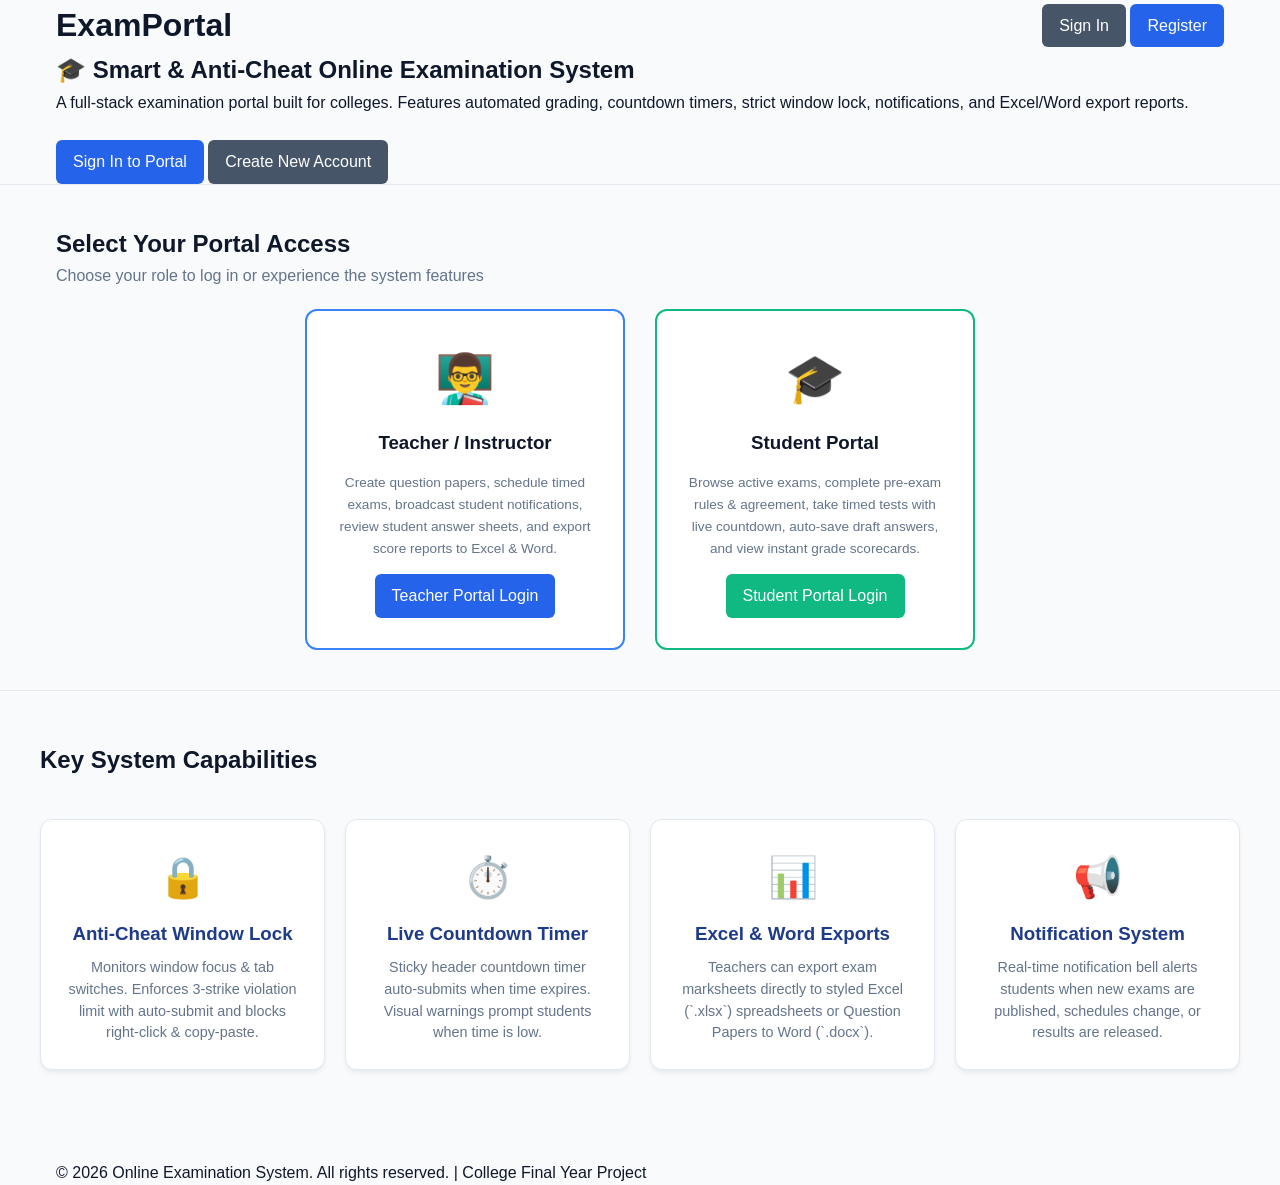
<file: index.html>
<!DOCTYPE html>
<html lang="en">
<head>
    <meta charset="UTF-8">
    <meta name="viewport" content="width=device-width, initial-scale=1.0">
    <title>Online Examination System - College Project</title>
    <link rel="stylesheet" href="css/style.css">
    <style>
        .features-grid {
            display: grid;
            grid-template-columns: repeat(auto-fit, minmax(250px, 1fr));
            gap: 20px;
            margin: 40px 0;
        }
        .feature-card {
            background: white;
            padding: 25px;
            border-radius: 12px;
            box-shadow: 0 4px 6px -1px rgba(0,0,0,0.05), 0 2px 4px -1px rgba(0,0,0,0.03);
            border: 1px solid #e2e8f0;
            text-align: center;
        }
        .feature-icon {
            font-size: 2.5rem;
            margin-bottom: 10px;
        }
        .feature-card h3 {
            color: #1e3a8a;
            margin-bottom: 8px;
        }
        .feature-card p {
            color: #64748b;
            font-size: 0.9rem;
            line-height: 1.5;
        }
        .role-section {
            background: #f8fafc;
            padding: 40px 0;
            border-top: 1px solid #e2e8f0;
            border-bottom: 1px solid #e2e8f0;
        }
        .role-cards {
            display: flex;
            gap: 30px;
            justify-content: center;
            flex-wrap: wrap;
            margin-top: 20px;
        }
        .role-card {
            background: white;
            border: 2px solid #cbd5e1;
            border-radius: 12px;
            padding: 30px;
            width: 320px;
            text-align: center;
            transition: all 0.3s;
        }
        .role-card:hover {
            border-color: #3b82f6;
            transform: translateY(-4px);
            box-shadow: 0 10px 15px -3px rgba(0,0,0,0.1);
        }
        .role-card.teacher {
            border-color: #3b82f6;
        }
        .role-card.student {
            border-color: #10b981;
        }
    </style>
</head>
<body>
    <header class="navbar">
        <div class="container" style="display: flex; justify-content: space-between; align-items: center;">
            <h1 class="logo">ExamPortal</h1>
            <nav>
                <a href="login.html" class="btn btn-secondary">Sign In</a>
                <a href="register.html" class="btn btn-primary">Register</a>
            </nav>
        </div>
    </header>

    <main class="hero">
        <div class="container">
            <h2>🎓 Smart & Anti-Cheat Online Examination System</h2>
            <p>A full-stack examination portal built for colleges. Features automated grading, countdown timers, strict window lock, notifications, and Excel/Word export reports.</p>
            <div class="hero-actions" style="margin-top: 25px;">
                <a href="login.html" class="btn btn-lg btn-primary">Sign In to Portal</a>
                <a href="register.html" class="btn btn-lg btn-secondary">Create New Account</a>
            </div>
        </div>
    </main>

    <section class="role-section">
        <div class="container text-center">
            <h2>Select Your Portal Access</h2>
            <p style="color: #64748b;">Choose your role to log in or experience the system features</p>
            
            <div class="role-cards">
                <div class="role-card teacher">
                    <div style="font-size: 3rem; margin-bottom: 10px;">👨‍🏫</div>
                    <h3>Teacher / Instructor</h3>
                    <p style="font-size: 0.85rem; color: #64748b; margin: 15px 0;">
                        Create question papers, schedule timed exams, broadcast student notifications, review student answer sheets, and export score reports to Excel & Word.
                    </p>
                    <a href="login.html" class="btn btn-primary btn-block">Teacher Portal Login</a>
                </div>

                <div class="role-card student">
                    <div style="font-size: 3rem; margin-bottom: 10px;">🎓</div>
                    <h3>Student Portal</h3>
                    <p style="font-size: 0.85rem; color: #64748b; margin: 15px 0;">
                        Browse active exams, complete pre-exam rules & agreement, take timed tests with live countdown, auto-save draft answers, and view instant grade scorecards.
                    </p>
                    <a href="login.html" class="btn btn-success btn-block" style="background-color: #10b981; color: white;">Student Portal Login</a>
                </div>
            </div>
        </div>
    </section>

    <div class="container" style="padding: 50px 0;">
        <h2 class="text-center" style="margin-bottom: 30px;">Key System Capabilities</h2>
        <div class="features-grid">
            <div class="feature-card">
                <div class="feature-icon">🔒</div>
                <h3>Anti-Cheat Window Lock</h3>
                <p>Monitors window focus & tab switches. Enforces 3-strike violation limit with auto-submit and blocks right-click & copy-paste.</p>
            </div>

            <div class="feature-card">
                <div class="feature-icon">⏱️</div>
                <h3>Live Countdown Timer</h3>
                <p>Sticky header countdown timer auto-submits when time expires. Visual warnings prompt students when time is low.</p>
            </div>

            <div class="feature-card">
                <div class="feature-icon">📊</div>
                <h3>Excel & Word Exports</h3>
                <p>Teachers can export exam marksheets directly to styled Excel (`.xlsx`) spreadsheets or Question Papers to Word (`.docx`).</p>
            </div>

            <div class="feature-card">
                <div class="feature-icon">📢</div>
                <h3>Notification System</h3>
                <p>Real-time notification bell alerts students when new exams are published, schedules change, or results are released.</p>
            </div>
        </div>
    </div>

    <footer class="footer">
        <div class="container">
            <p>&copy; 2026 Online Examination System. All rights reserved. | College Final Year Project</p>
        </div>
    </footer>
</body>
</html>
</file>
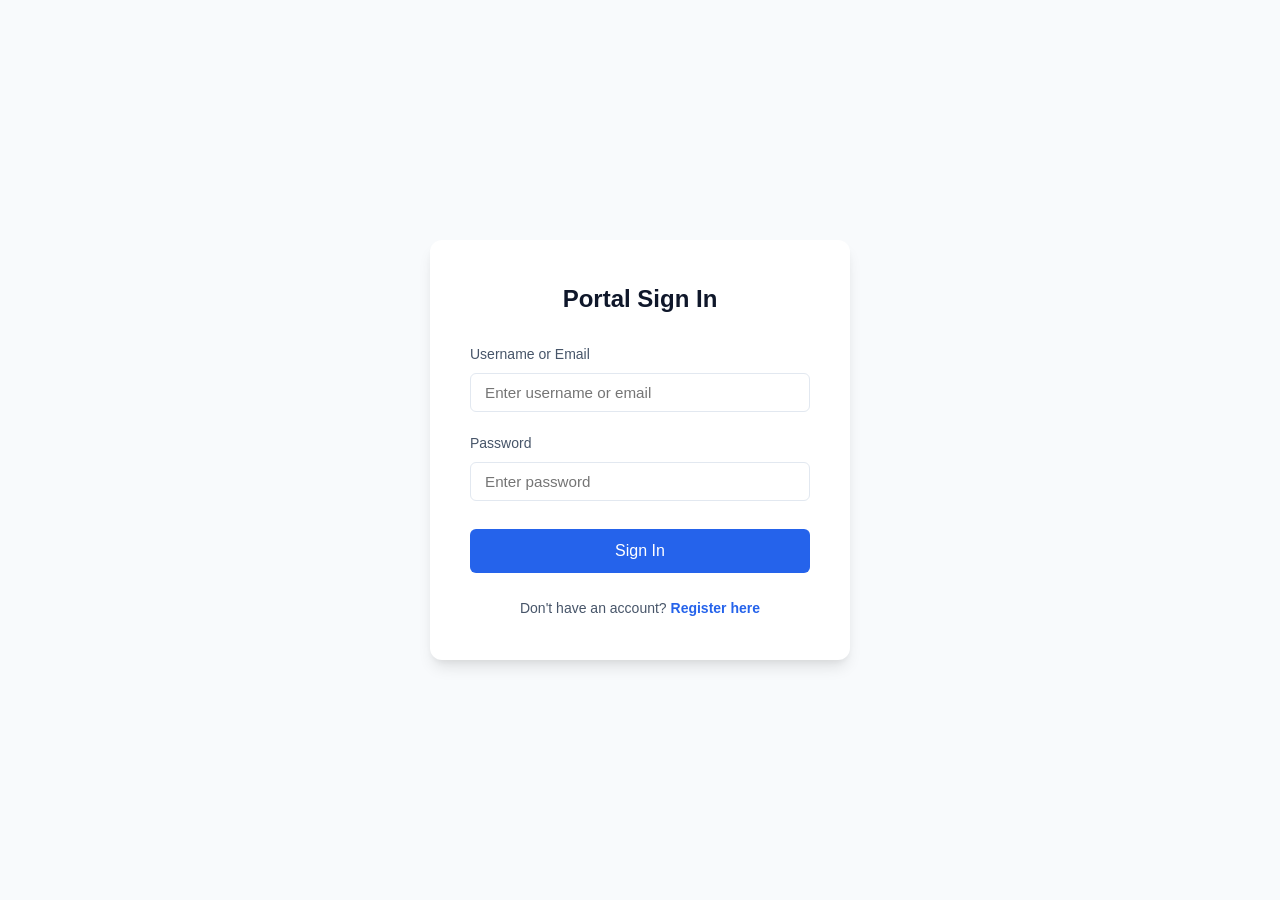
<file: login.html>
<!DOCTYPE html>
<html lang="en">
<head>
    <meta charset="UTF-8">
    <meta name="viewport" content="width=device-width, initial-scale=1.0">
    <title>Login - Online Examination System</title>
    <link rel="stylesheet" href="css/style.css">
    <link rel="stylesheet" href="css/auth.css">
</head>
<body>
    <div class="auth-container">
        <div class="auth-card">
            <h2>Portal Sign In</h2>
            <div id="alertBox" class="alert" style="display: none;"></div>
            <form id="loginForm">
                <div class="form-group">
                    <label for="username">Username or Email</label>
                    <input type="text" id="username" name="username" placeholder="Enter username or email" required>
                </div>
                <div class="form-group">
                    <label for="password">Password</label>
                    <input type="password" id="password" name="password" placeholder="Enter password" required>
                </div>
                <button type="submit" class="btn btn-primary btn-block">Sign In</button>
            </form>
            <p class="auth-footer">Don't have an account? <a href="register.html">Register here</a></p>
        </div>
    </div>
    <script src="js/api.js"></script>
    <script src="js/auth.js"></script>
</body>
</html>
</file>
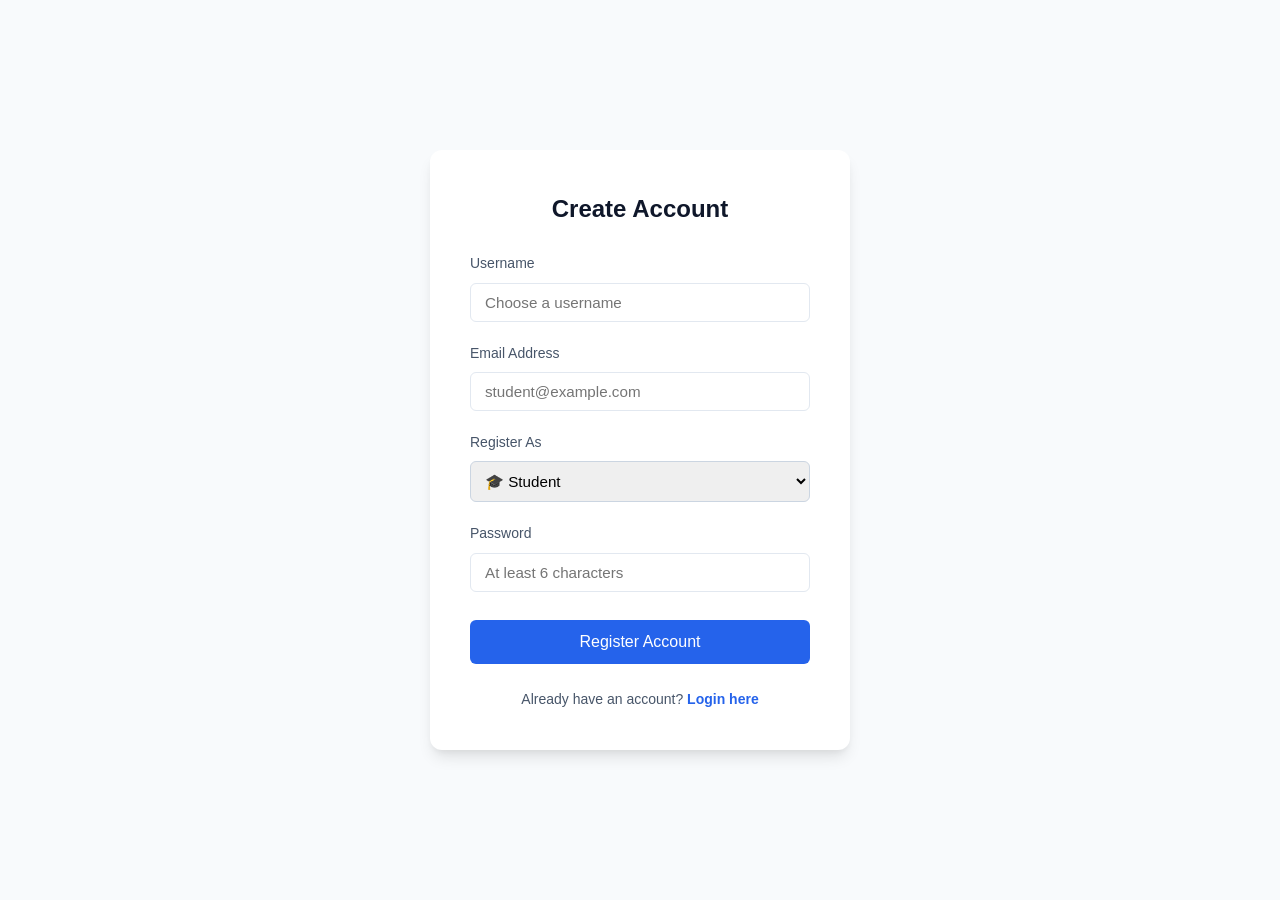
<file: register.html>
<!DOCTYPE html>
<html lang="en">
<head>
    <meta charset="UTF-8">
    <meta name="viewport" content="width=device-width, initial-scale=1.0">
    <title>Register - Online Examination System</title>
    <link rel="stylesheet" href="css/style.css">
    <link rel="stylesheet" href="css/auth.css">
</head>
<body>
    <div class="auth-container">
        <div class="auth-card">
            <h2>Create Account</h2>
            <div id="alertBox" class="alert" style="display: none;"></div>
            <form id="registerForm">
                <div class="form-group">
                    <label for="username">Username</label>
                    <input type="text" id="username" name="username" placeholder="Choose a username" required>
                </div>
                <div class="form-group">
                    <label for="email">Email Address</label>
                    <input type="email" id="email" name="email" placeholder="student@example.com" required>
                </div>
                <div class="form-group">
                    <label for="role">Register As</label>
                    <select id="role" name="role" style="width: 100%; padding: 10px; border: 1px solid #cbd5e1; border-radius: 6px; font-size: 0.95rem;">
                        <option value="student">🎓 Student</option>
                        <option value="instructor">👨‍🏫 Teacher / Instructor</option>
                    </select>
                </div>
                <div class="form-group">
                    <label for="password">Password</label>
                    <input type="password" id="password" name="password" placeholder="At least 6 characters" required>
                </div>
                <button type="submit" class="btn btn-primary btn-block">Register Account</button>
            </form>
            <p class="auth-footer">Already have an account? <a href="login.html">Login here</a></p>
        </div>
    </div>
    <script src="js/api.js"></script>
    <script src="js/auth.js"></script>
</body>
</html>
</file>
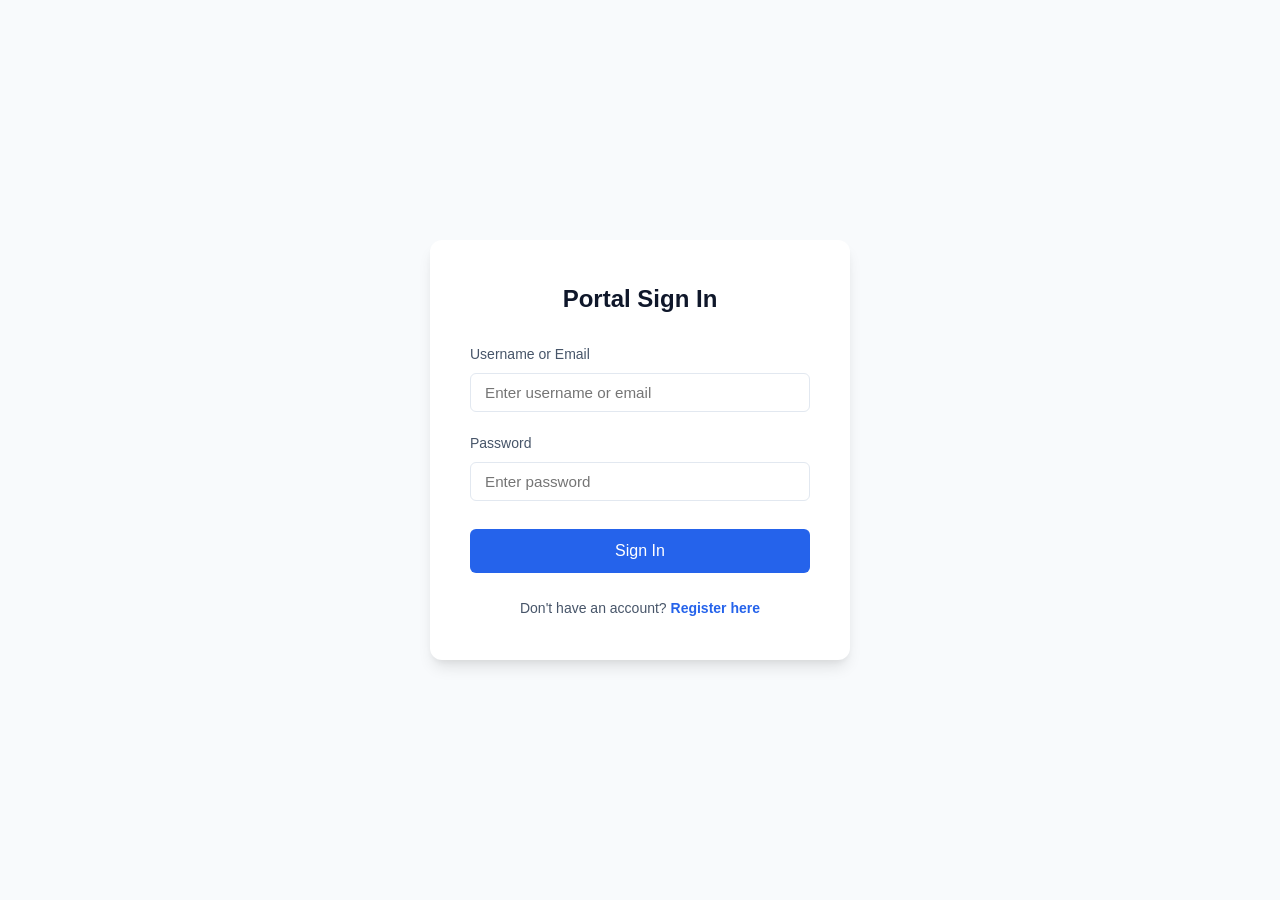
<file: admin/dashboard.html>
<!DOCTYPE html>
<html lang="en">
<head>
    <meta charset="UTF-8">
    <meta name="viewport" content="width=device-width, initial-scale=1.0">
    <title>Teacher & Admin Portal - ExamPortal</title>
    <link rel="stylesheet" href="../css/style.css">
    <link rel="stylesheet" href="../css/dashboard.css">
    <style>
        .export-actions {
            display: flex;
            gap: 10px;
            margin-bottom: 15px;
        }
        .btn-excel {
            background-color: #10b981;
            color: white;
            border: none;
            padding: 8px 15px;
            border-radius: 6px;
            cursor: pointer;
            font-weight: 600;
            display: inline-flex;
            align-items: center;
            gap: 5px;
        }
        .btn-excel:hover {
            background-color: #059669;
        }
        .btn-word {
            background-color: #2563eb;
            color: white;
            border: none;
            padding: 8px 15px;
            border-radius: 6px;
            cursor: pointer;
            font-weight: 600;
            display: inline-flex;
            align-items: center;
            gap: 5px;
        }
        .btn-word:hover {
            background-color: #1d4ed8;
        }
        .result-pass {
            color: #10b981;
            font-weight: bold;
        }
        .result-fail {
            color: #ef4444;
            font-weight: bold;
        }
    </style>
</head>
<body>
    <div class="dashboard-layout">
        <!-- Admin Sidebar Navigation -->
        <aside class="sidebar">
            <div class="brand">
                <h2>ExamPortal</h2>
                <span class="role-badge admin">Teacher / Admin</span>
            </div>
            <nav class="nav-menu">
                <a href="#overview" class="nav-item active" onclick="showAdminTab('overview')">Overview & Analytics</a>
                <a href="#users" class="nav-item" onclick="showAdminTab('users')">User Management</a>
                <a href="#categories" class="nav-item" onclick="showAdminTab('categories')">Categories</a>
                <a href="#questions" class="nav-item" onclick="showAdminTab('questions')">Question Bank</a>
                <a href="#exams" class="nav-item" onclick="showAdminTab('exams')">Exam Management</a>
            </nav>
            <div class="user-profile">
                <div class="user-info">
                    <span id="adminName">Admin</span>
                    <small id="adminEmail">admin@example.com</small>
                </div>
                <button class="btn btn-sm btn-secondary" onclick="logout()">Logout</button>
            </div>
        </aside>

        <!-- Admin Main Content Area -->
        <main class="main-content">
            <header class="content-header" style="display: flex; justify-content: space-between; align-items: center;">
                <h1 id="adminPageTitle">System Dashboard Overview</h1>
                <button class="btn btn-primary" onclick="openNotificationModal()">📢 Send Notification</button>
            </header>

            <!-- Overview Section -->
            <div id="overviewTab" class="tab-content active">
                <div class="stats-grid">
                    <div class="stat-card">
                        <h3>Total Students</h3>
                        <p class="stat-number" id="statStudents">0</p>
                    </div>
                    <div class="stat-card">
                        <h3>Total Exams</h3>
                        <p class="stat-number" id="statExams">0</p>
                    </div>
                    <div class="stat-card">
                        <h3>Total Questions</h3>
                        <p class="stat-number" id="statQuestions">0</p>
                    </div>
                    <div class="stat-card">
                        <h3>Total Attempts</h3>
                        <p class="stat-number" id="statAttempts">0</p>
                    </div>
                </div>
            </div>

            <!-- User Management Section -->
            <div id="usersTab" class="tab-content" style="display: none;">
                <div class="section-header">
                    <h2>Manage Students & Instructors</h2>
                    <button class="btn btn-primary" onclick="openAddUserModal()">+ Add New User</button>
                </div>
                <div class="filter-bar">
                    <input type="text" id="userSearch" placeholder="Search by username or email..." oninput="loadUsers()">
                    <select id="userRoleFilter" onchange="loadUsers()">
                        <option value="">All Roles</option>
                        <option value="student">Student</option>
                        <option value="instructor">Instructor</option>
                        <option value="admin">Admin</option>
                    </select>
                </div>
                <table class="data-table">
                    <thead>
                        <tr>
                            <th>ID</th>
                            <th>Username</th>
                            <th>Email</th>
                            <th>Role</th>
                            <th>Status</th>
                            <th>Actions</th>
                        </tr>
                    </thead>
                    <tbody id="usersTableBody">
                        <tr><td colspan="6" class="text-center">Loading users...</td></tr>
                    </tbody>
                </table>
            </div>

            <!-- Categories Section -->
            <div id="categoriesTab" class="tab-content" style="display: none;">
                <div class="section-header">
                    <h2>Subject Categories</h2>
                    <button class="btn btn-primary" onclick="openAddCategoryModal()">+ Add Category</button>
                </div>
                <div id="categoriesList" class="category-grid">
                    <p class="empty-state">Loading categories...</p>
                </div>
            </div>

            <!-- Question Bank Section -->
            <div id="questionsTab" class="tab-content" style="display: none;">
                <div class="section-header">
                    <h2>Question Bank (Paper Setter)</h2>
                    <button class="btn btn-primary" onclick="openAddQuestionModal()">+ Add Question</button>
                </div>
                <div id="questionsList">
                    <p class="empty-state">Loading question bank...</p>
                </div>
            </div>

            <!-- Exam Management Section -->
            <div id="examsTab" class="tab-content" style="display: none;">
                <div class="section-header">
                    <h2>Exams Management</h2>
                    <button class="btn btn-primary" onclick="openCreateExamModal()">+ Create New Exam</button>
                </div>
                <div id="adminExamsList" class="exam-grid">
                    <p class="empty-state">Loading exams...</p>
                </div>
            </div>
        </main>
    </div>

    <!-- Results Inspector & Export Modal -->
    <div id="resultsModal" class="modal" style="display: none;">
        <div class="modal-content" style="max-width: 800px;">
            <div style="display: flex; justify-content: space-between; align-items: center; border-bottom: 2px solid #e2e8f0; padding-bottom: 10px; margin-bottom: 15px;">
                <h2 id="modalExamTitle" style="margin: 0; color: #1e3a8a;">Exam Results & Submissions</h2>
                <button class="btn btn-secondary btn-sm" onclick="closeResultsModal()">✕ Close</button>
            </div>
            
            <div class="export-actions">
                <button class="btn-excel" onclick="exportExcel()">📊 Export to Excel (.xlsx)</button>
                <button class="btn-word" onclick="exportWord()">📄 Export Question Paper to Word (.docx)</button>
            </div>

            <table class="data-table">
                <thead>
                    <tr>
                        <th>Attempt ID</th>
                        <th>Student Username</th>
                        <th>Score</th>
                        <th>Status</th>
                        <th>Tab Switches</th>
                        <th>Submitted At</th>
                    </tr>
                </thead>
                <tbody id="resultsTableBody">
                    <tr><td colspan="6" class="text-center">Loading attempt submissions...</td></tr>
                </tbody>
            </table>
        </div>
    </div>

    <!-- Broadcast Notification Modal -->
    <div id="notificationModal" class="modal" style="display: none;">
        <div class="modal-content" style="max-width: 500px;">
            <h2 style="color: #1e3a8a; border-bottom: 2px solid #e2e8f0; padding-bottom: 10px;">📢 Send Notification to Students</h2>
            <div style="margin: 15px 0;">
                <label style="display: block; font-weight: bold; margin-bottom: 5px;">Notification Title</label>
                <input type="text" id="notifTitle" placeholder="e.g. Exam Schedule Update" style="width: 100%; padding: 8px; border: 1px solid #cbd5e1; border-radius: 6px;">
                
                <label style="display: block; font-weight: bold; margin: 15px 0 5px;">Message Content</label>
                <textarea id="notifMessage" rows="4" placeholder="Enter message details for students..." style="width: 100%; padding: 8px; border: 1px solid #cbd5e1; border-radius: 6px;"></textarea>
            </div>
            <div class="modal-actions" style="justify-content: flex-end; gap: 10px;">
                <button class="btn btn-secondary" onclick="closeNotificationModal()">Cancel</button>
                <button class="btn btn-primary" onclick="sendBroadcastNotification()">Send Notification</button>
            </div>
        </div>
    </div>

    <script src="../js/api.js"></script>
    <script src="../js/auth.js"></script>
    <script src="../js/admin.js"></script>
</body>
</html>
</file>
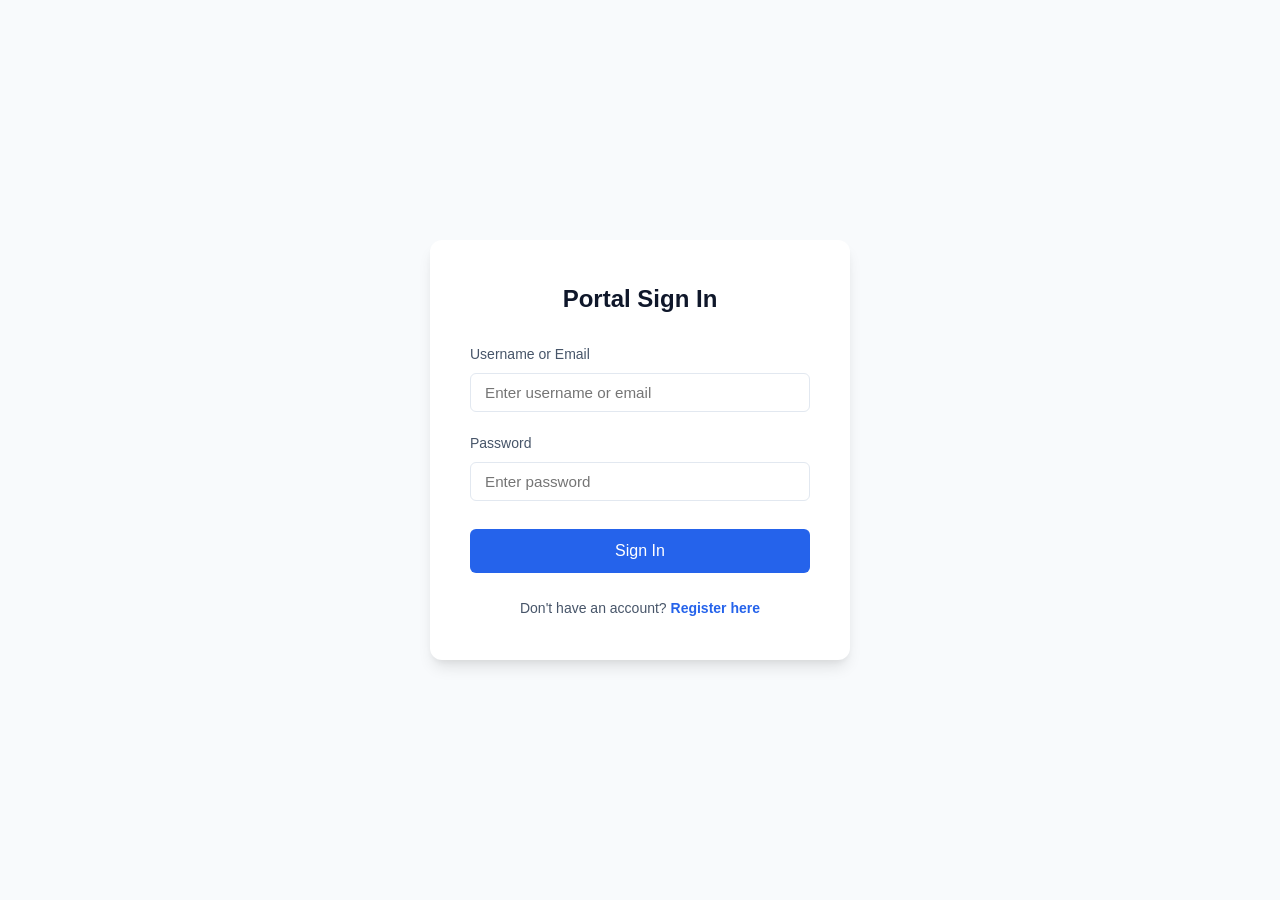
<file: exam/exam.html>
<!DOCTYPE html>
<html lang="en">
<head>
    <meta charset="UTF-8">
    <meta name="viewport" content="width=device-width, initial-scale=1.0">
    <title>Live Exam Runner - ExamPortal</title>
    <link rel="stylesheet" href="../css/style.css">
    <link rel="stylesheet" href="../css/exam.css">
    <style>
        .rules-modal-content {
            max-width: 650px;
            text-align: left;
        }
        .rules-list {
            background: #f8fafc;
            border: 1px solid #e2e8f0;
            border-radius: 8px;
            padding: 15px 20px;
            margin: 15px 0;
            font-size: 0.95rem;
            line-height: 1.6;
        }
        .rules-list li {
            margin-bottom: 8px;
        }
        .terms-box {
            background: #eff6ff;
            border: 1px solid #bfdbfe;
            border-radius: 8px;
            padding: 12px 15px;
            margin: 15px 0;
            display: flex;
            align-items: flex-start;
            gap: 10px;
        }
        .terms-box input[type="checkbox"] {
            margin-top: 4px;
            width: 18px;
            height: 18px;
            cursor: pointer;
        }
        .terms-box label {
            cursor: pointer;
            font-size: 0.9rem;
            color: #1e3a8a;
            font-weight: 500;
        }
        .strike-badge {
            background: #fee2e2;
            color: #991b1b;
            padding: 4px 10px;
            border-radius: 12px;
            font-weight: bold;
            font-size: 0.85rem;
            display: inline-block;
            margin-bottom: 10px;
        }
        .no-select {
            -webkit-user-select: none;
            -moz-user-select: none;
            -ms-user-select: none;
            user-select: none;
        }
    </style>
</head>
<body class="no-select" oncontextmenu="return false;">
    <div class="exam-container">
        <!-- Top Bar Header -->
        <header class="exam-header">
            <div class="exam-title-box">
                <h1 id="examTitle">Loading Examination...</h1>
                <small id="examCategory">Category</small>
            </div>
            <div class="timer-box">
                <span class="timer-label">Time Remaining</span>
                <span id="timerDisplay" class="timer-clock">00:00:00</span>
            </div>
        </header>

        <!-- Exam Workspace Layout -->
        <div class="exam-workspace">
            <!-- Question Content View -->
            <main class="question-container">
                <div class="question-header">
                    <span id="questionNumber">Question 1 of 1</span>
                    <span id="questionMarks" class="badge-marks">1.0 Mark</span>
                </div>

                <div id="questionBody" class="question-body">
                    <p id="questionText">Loading question...</p>
                    <div id="optionsContainer" class="options-group">
                        <!-- Options dynamically generated -->
                    </div>
                </div>

                <!-- Navigation Action Buttons -->
                <footer class="exam-actions">
                    <button id="btnPrev" class="btn btn-secondary" onclick="prevQuestion()" disabled>&laquo; Previous</button>
                    <button id="btnReview" class="btn btn-warning" onclick="toggleMarkForReview()">Mark for Review</button>
                    <button id="btnNext" class="btn btn-primary" onclick="nextQuestion()">Next &raquo;</button>
                    <button id="btnSubmit" class="btn btn-danger btn-submit-exam" onclick="confirmSubmitExam()">Submit Exam</button>
                </footer>
            </main>

            <!-- Question Palette Sidebar -->
            <aside class="palette-sidebar">
                <h3>Question Palette</h3>
                <div class="palette-legend">
                    <span class="legend-item"><i class="dot unanswered"></i> Unanswered</span>
                    <span class="legend-item"><i class="dot answered"></i> Answered</span>
                    <span class="legend-item"><i class="dot review"></i> Review</span>
                    <span class="legend-item"><i class="dot answered-review"></i> Ans + Review</span>
                </div>
                <div id="questionPalette" class="palette-grid">
                    <!-- Buttons dynamically generated -->
                </div>
            </aside>
        </div>
    </div>

    <!-- Pre-Exam Instructions & Terms Modal -->
    <div id="rulesModal" class="modal" style="display: flex;">
        <div class="modal-content rules-modal-content">
            <h2 style="color: #1e3a8a; border-bottom: 2px solid #e2e8f0; padding-bottom: 10px;">📋 Examination Instructions & Terms</h2>
            <div id="rulesSummary" style="font-weight: bold; margin: 10px 0; color: #334155;">
                Duration: <span id="ruleDuration">--</span> Mins | Total Marks: <span id="ruleMarks">--</span> | Passing Marks: <span id="rulePass">--</span>
            </div>
            
            <ul class="rules-list">
                <li><strong>🔒 Anti-Cheat Policy:</strong> Navigating away from this tab or switching applications is strictly monitored. <strong>Maximum 3 violations allowed</strong> before your exam is automatically terminated and submitted.</li>
                <li><strong>⏱️ Timer:</strong> The countdown timer will start immediately when you click <em>Start Examination Now</em>. When the time expires, your answers will auto-submit.</li>
                <li><strong>🚫 Restricted Actions:</strong> Right-clicking, text copying/pasting, and page refreshes are disabled.</li>
                <li><strong>💾 Auto-Save:</strong> Your answers are saved automatically as you progress through questions.</li>
            </ul>

            <div class="terms-box">
                <input type="checkbox" id="termsCheck" onchange="toggleStartBtn()">
                <label for="termsCheck">
                    I have read and agree to all the examination rules, terms, and conditions. I solemnly declare that I will take this exam honestly without external aid or unauthorized resources.
                </label>
            </div>

            <div class="modal-actions" style="justify-content: flex-end; gap: 10px; margin-top: 15px;">
                <a href="../student/dashboard.html" class="btn btn-secondary">Cancel & Exit</a>
                <button id="btnStartExam" class="btn btn-primary btn-lg" onclick="startExamWithRules()" disabled>Start Examination Now &raquo;</button>
            </div>
        </div>
    </div>

    <!-- Anti-Cheat Violation Modal -->
    <div id="violationModal" class="modal" style="display: none;">
        <div class="modal-content" style="max-width: 500px; text-align: center;">
            <div class="strike-badge" id="strikeBadge">⚠️ VIOLATION WARNING (1 / 3)</div>
            <h2 style="color: #dc2626; margin-top: 5px;">Window Focus Lost Detected!</h2>
            <p style="color: #475569; font-size: 0.95rem; line-height: 1.5;">
                You navigated away from the exam window or switched tabs. This action has been recorded in your examination violation log.
            </p>
            <p style="font-weight: bold; color: #991b1b; background: #fef2f2; padding: 10px; border-radius: 6px; margin: 15px 0;">
                If you reach 3 violations, your exam will be automatically locked and submitted!
            </p>
            <div class="modal-actions" style="justify-content: center;">
                <button class="btn btn-danger" onclick="resumeExam()">Return to Exam Immediately</button>
            </div>
        </div>
    </div>

    <!-- Confirm Submit Modal -->
    <div id="submitModal" class="modal" style="display: none;">
        <div class="modal-content">
            <h2>Confirm Exam Submission</h2>
            <p>Are you sure you want to submit your exam? You cannot change your answers after submission.</p>
            <div class="modal-summary">
                <p>Answered: <strong id="summaryAnswered">0</strong></p>
                <p>Unanswered: <strong id="summaryUnanswered">0</strong></p>
                <p>Marked for Review: <strong id="summaryReview">0</strong></p>
            </div>
            <div class="modal-actions">
                <button class="btn btn-secondary" onclick="closeSubmitModal()">Cancel</button>
                <button class="btn btn-danger" onclick="submitExamNow()">Submit Now</button>
            </div>
        </div>
    </div>

    <script src="../js/api.js"></script>
    <script src="../js/auth.js"></script>
    <script src="../js/timer.js"></script>
    <script src="../js/exam.js"></script>
</body>
</html>
</file>
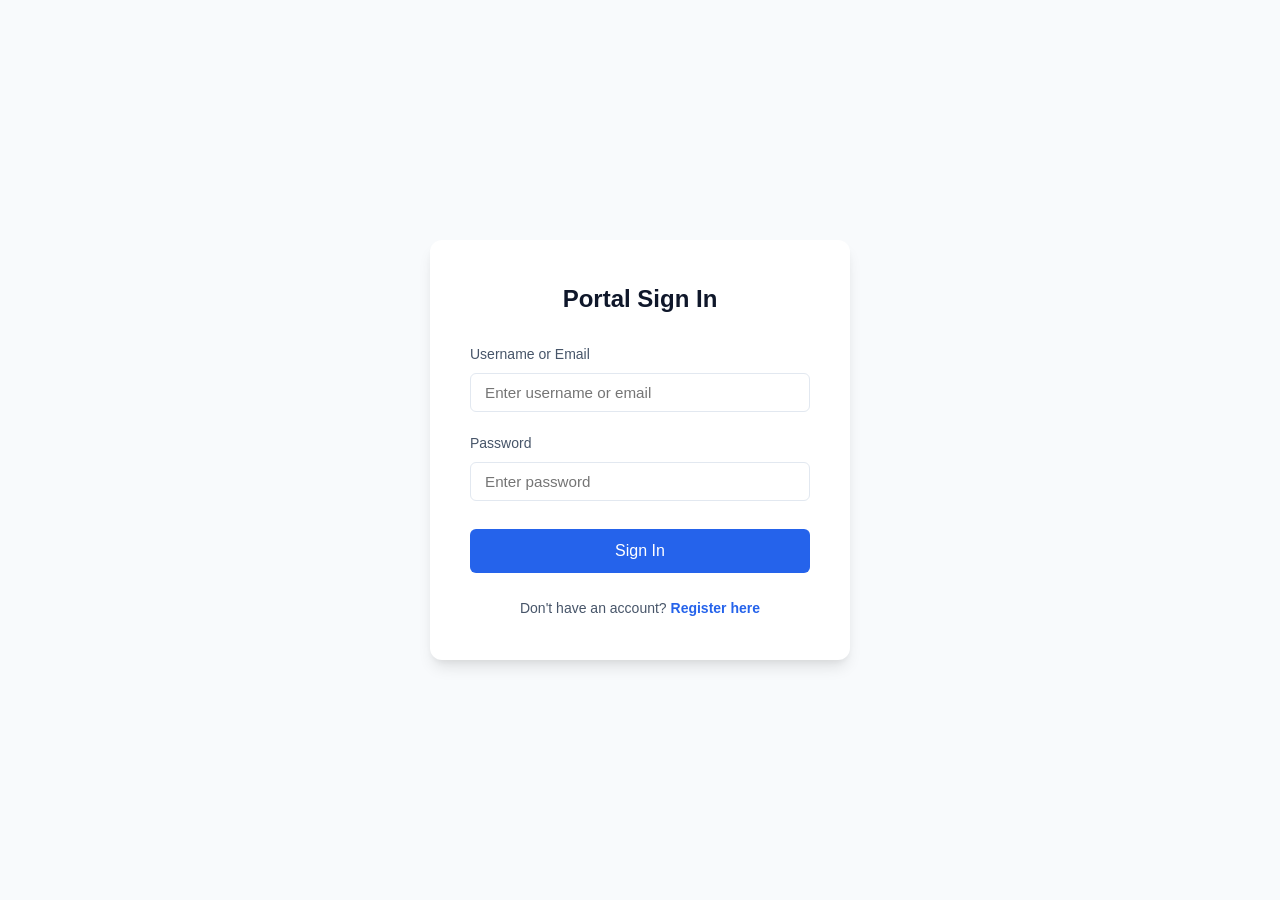
<file: student/dashboard.html>
<!DOCTYPE html>
<html lang="en">
<head>
    <meta charset="UTF-8">
    <meta name="viewport" content="width=device-width, initial-scale=1.0">
    <title>Student Dashboard - ExamPortal</title>
    <link rel="stylesheet" href="../css/style.css">
    <link rel="stylesheet" href="../css/dashboard.css">
    <style>
        .notif-wrapper {
            position: relative;
        }
        .notif-bell {
            background: #f1f5f9;
            border: 1px solid #cbd5e1;
            border-radius: 50%;
            width: 40px;
            height: 40px;
            display: flex;
            align-items: center;
            justify-content: center;
            cursor: pointer;
            position: relative;
            font-size: 1.2rem;
        }
        .notif-badge {
            position: absolute;
            top: -4px;
            right: -4px;
            background: #ef4444;
            color: white;
            border-radius: 10px;
            padding: 2px 6px;
            font-size: 0.75rem;
            font-weight: bold;
        }
        .notif-dropdown {
            position: absolute;
            right: 0;
            top: 50px;
            width: 320px;
            background: white;
            border: 1px solid #cbd5e1;
            border-radius: 8px;
            box-shadow: 0 10px 15px -3px rgba(0,0,0,0.1);
            z-index: 100;
            display: none;
        }
        .notif-header {
            padding: 10px 15px;
            border-bottom: 1px solid #e2e8f0;
            font-weight: bold;
            color: #1e3a8a;
            display: flex;
            justify-content: space-between;
            align-items: center;
        }
        .notif-list {
            max-height: 300px;
            overflow-y: auto;
        }
        .notif-item {
            padding: 10px 15px;
            border-bottom: 1px solid #f1f5f9;
            font-size: 0.85rem;
        }
        .notif-item.unread {
            background: #eff6ff;
        }
        .notif-item .title {
            font-weight: bold;
            color: #0f172a;
            margin-bottom: 3px;
        }
        .notif-item .time {
            font-size: 0.75rem;
            color: #94a3b8;
            margin-top: 4px;
        }
    </style>
</head>
<body>
    <div class="dashboard-layout">
        <!-- Sidebar Navigation -->
        <aside class="sidebar">
            <div class="brand">
                <h2>ExamPortal</h2>
                <span class="role-badge">Student Portal</span>
            </div>
            <nav class="nav-menu">
                <a href="#activeExams" class="nav-item active" onclick="showTab('activeExams')">Active Exams</a>
                <a href="#upcomingExams" class="nav-item" onclick="showTab('upcomingExams')">Upcoming Exams</a>
                <a href="#completedExams" class="nav-item" onclick="showTab('completedExams')">Completed Exams & Results</a>
            </nav>
            <div class="user-profile">
                <div class="user-info">
                    <span id="userName">Student</span>
                    <small id="userEmail">student@example.com</small>
                </div>
                <button class="btn btn-sm btn-secondary" onclick="logout()">Logout</button>
            </div>
        </aside>

        <!-- Main Content Area -->
        <main class="main-content">
            <header class="content-header" style="display: flex; justify-content: space-between; align-items: center;">
                <h1 id="pageTitle">Student Dashboard</h1>
                
                <div class="notif-wrapper">
                    <div class="notif-bell" onclick="toggleNotifications()">
                        🔔
                        <span id="notifBadge" class="notif-badge" style="display: none;">0</span>
                    </div>
                    <div id="notifDropdown" class="notif-dropdown">
                        <div class="notif-header">
                            <span>Notifications</span>
                            <small style="cursor: pointer; color: #3b82f6;" onclick="loadNotifications()">Refresh</small>
                        </div>
                        <div id="notifList" class="notif-list">
                            <div class="notif-item">No notifications yet.</div>
                        </div>
                    </div>
                </div>
            </header>

            <div id="activeExamsTab" class="tab-content active">
                <h2 class="section-title">Active Examinations</h2>
                <div id="activeExamsList" class="exam-grid">
                    <p class="empty-state">Loading active examinations...</p>
                </div>
            </div>

            <div id="upcomingExamsTab" class="tab-content" style="display: none;">
                <h2 class="section-title">Upcoming Examinations</h2>
                <div id="upcomingExamsList" class="exam-grid">
                    <p class="empty-state">Loading upcoming examinations...</p>
                </div>
            </div>

            <div id="completedExamsTab" class="tab-content" style="display: none;">
                <h2 class="section-title">My Completed Examinations & Results</h2>
                <div id="completedExamsList" class="exam-grid">
                    <p class="empty-state">Loading completed examination history...</p>
                </div>
            </div>
        </main>
    </div>

    <script src="../js/api.js"></script>
    <script src="../js/auth.js"></script>
    <script src="../js/student.js"></script>
</body>
</html>
</file>
<file: css/style.css>
/* Core System Styles */
:root {
    --primary-color: #2563eb;
    --secondary-color: #475569;
    --bg-color: #f8fafc;
    --text-color: #0f172a;
    --border-color: #e2e8f0;
}

* {
    box-sizing: border-box;
    margin: 0;
    padding: 0;
}

body {
    font-family: -apple-system, BlinkMacSystemFont, "Segoe UI", Roboto, Helvetica, Arial, sans-serif;
    background-color: var(--bg-color);
    color: var(--text-color);
    line-height: 1.6;
}

.container {
    max-width: 1200px;
    margin: 0 auto;
    padding: 0 1rem;
}

.btn {
    display: inline-block;
    padding: 0.5rem 1rem;
    border-radius: 0.375rem;
    text-decoration: none;
    font-weight: 500;
    cursor: pointer;
    border: 1px solid transparent;
}

.btn-primary {
    background-color: var(--primary-color);
    color: white;
}

.btn-secondary {
    background-color: var(--secondary-color);
    color: white;
}
</file>
<file: css/auth.css>
/* Authentication Page Styles */
.auth-container {
    display: flex;
    justify-content: center;
    align-items: center;
    min-height: 100vh;
    padding: 1rem;
    background-color: var(--bg-color);
}

.auth-card {
    background: white;
    padding: 2.5rem;
    border-radius: 0.75rem;
    box-shadow: 0 10px 15px -3px rgba(0, 0, 0, 0.1), 0 4px 6px -2px rgba(0, 0, 0, 0.05);
    width: 100%;
    max-width: 420px;
}

.auth-card h2 {
    margin-bottom: 1.5rem;
    text-align: center;
    color: var(--text-color);
    font-size: 1.5rem;
    font-weight: 700;
}

.form-group {
    margin-bottom: 1.25rem;
}

.form-group label {
    display: block;
    margin-bottom: 0.5rem;
    font-weight: 500;
    font-size: 0.875rem;
    color: var(--secondary-color);
}

.form-group input {
    width: 100%;
    padding: 0.625rem 0.875rem;
    border: 1px solid var(--border-color);
    border-radius: 0.375rem;
    font-size: 0.95rem;
    transition: border-color 0.2s ease, box-shadow 0.2s ease;
}

.form-group input:focus {
    outline: none;
    border-color: var(--primary-color);
    box-shadow: 0 0 0 3px rgba(37, 99, 235, 0.15);
}

.btn-block {
    width: 100%;
    padding: 0.75rem;
    font-size: 1rem;
    margin-top: 0.5rem;
}

.auth-footer {
    margin-top: 1.5rem;
    text-align: center;
    font-size: 0.875rem;
    color: var(--secondary-color);
}

.auth-footer a {
    color: var(--primary-color);
    text-decoration: none;
    font-weight: 600;
}

.auth-footer a:hover {
    text-decoration: underline;
}

/* Alert styles */
.alert {
    padding: 0.75rem 1rem;
    border-radius: 0.375rem;
    margin-bottom: 1.25rem;
    font-size: 0.875rem;
}

.alert-error {
    background-color: #fef2f2;
    color: #991b1b;
    border: 1px solid #fca5a5;
}

.alert-success {
    background-color: #f0fdf4;
    color: #166534;
    border: 1px solid #86efac;
}
</file>
<file: css/dashboard.css>
/* Dashboard Layout & Navigation */
.dashboard-layout {
    display: grid;
    grid-template-columns: 260px 1fr;
    min-height: 100vh;
    background-color: var(--bg-color);
}

.sidebar {
    background: #1e293b;
    color: #f8fafc;
    padding: 1.5rem;
    display: flex;
    flex-direction: column;
    justify-content: space-between;
}

.brand h2 {
    font-size: 1.5rem;
    font-weight: 700;
    color: #ffffff;
    margin-bottom: 0.25rem;
}

.role-badge {
    display: inline-block;
    padding: 0.25rem 0.5rem;
    font-size: 0.75rem;
    font-weight: 600;
    background: #3b82f6;
    color: white;
    border-radius: 0.25rem;
    text-transform: uppercase;
}

.role-badge.admin {
    background: #ef4444;
}

.nav-menu {
    margin-top: 2rem;
    display: flex;
    flex-direction: column;
    gap: 0.5rem;

}

.nav-item {
    padding: 0.75rem 1rem;
    color: #94a3b8;
    text-decoration: none;
    border-radius: 0.375rem;
    font-weight: 500;
    transition: background 0.2s, color 0.2s;
}

.nav-item:hover, .nav-item.active {
    background: #334155;
    color: #ffffff;
}

.user-profile {
    border-top: 1px solid #334155;
    padding-top: 1rem;
    margin-top: auto;
    display: flex;
    flex-direction: column;
    gap: 0.75rem;
}

.user-info span {
    display: block;
    font-weight: 600;
    color: #f8fafc;
}

.user-info small {
    color: #94a3b8;
    word-break: break-all;
}

/* Main Content Area */
.main-content {
    padding: 2rem;
    overflow-y: auto;
}

.content-header {
    margin-bottom: 2rem;
}

.content-header h1 {
    font-size: 1.875rem;
    color: var(--text-color);
    font-weight: 700;
}

.section-header {
    display: flex;
    justify-content: space-between;
    align-items: center;
    margin-bottom: 1.5rem;
}

.stats-grid {
    display: grid;
    grid-template-columns: repeat(auto-fit, minmax(220px, 1fr));
    gap: 1.5rem;
    margin-bottom: 2rem;
}

.stat-card {
    background: white;
    padding: 1.5rem;
    border-radius: 0.5rem;
    box-shadow: 0 1px 3px rgba(0, 0, 0, 0.1);
    border-left: 4px solid var(--primary-color);
}

.stat-card h3 {
    font-size: 0.875rem;
    color: var(--secondary-color);
    text-transform: uppercase;
    letter-spacing: 0.05em;
}

.stat-number {
    font-size: 2rem;
    font-weight: 700;
    color: var(--text-color);
    margin-top: 0.5rem;
}

/* Data Tables & Cards */
.filter-bar {
    display: flex;
    gap: 1rem;
    margin-bottom: 1.5rem;
}

.filter-bar input, .filter-bar select {
    padding: 0.5rem 1rem;
    border: 1px solid var(--border-color);
    border-radius: 0.375rem;
    font-size: 0.9rem;
}

.filter-bar input {
    flex: 1;
}

.data-table {
    width: 100%;
    border-collapse: collapse;
    background: white;
    border-radius: 0.5rem;
    overflow: hidden;
    box-shadow: 0 1px 3px rgba(0, 0, 0, 0.1);
}

.data-table th, .data-table td {
    padding: 1rem;
    text-align: left;
    border-bottom: 1px solid var(--border-color);
}

.data-table th {
    background: #f1f5f9;
    font-weight: 600;
    color: var(--secondary-color);
}

.exam-grid, .category-grid {
    display: grid;
    grid-template-columns: repeat(auto-fill, minmax(300px, 1fr));
    gap: 1.5rem;
}

.empty-state {
    padding: 2rem;
    text-align: center;
    color: var(--secondary-color);
    background: white;
    border-radius: 0.5rem;
    grid-column: 1 / -1;
}
</file>
<file: css/exam.css>
/* Live Exam Interface Styling */
.no-select {
    user-select: none;
    -webkit-user-select: none;
    -moz-user-select: none;
    -ms-user-select: none;
}

.exam-container {
    display: flex;
    flex-direction: column;
    height: 100vh;
    background-color: var(--bg-color);
}

.exam-header {
    display: flex;
    justify-content: space-between;
    align-items: center;
    padding: 1rem 2rem;
    background: #1e293b;
    color: white;
    box-shadow: 0 2px 4px rgba(0,0,0,0.1);
}

.exam-title-box h1 {
    font-size: 1.25rem;
    font-weight: 700;
}

.timer-box {
    background: #0f172a;
    padding: 0.5rem 1.25rem;
    border-radius: 0.5rem;
    display: flex;
    flex-direction: column;
    align-items: center;
    border: 1px solid #334155;
}

.timer-label {
    font-size: 0.75rem;
    color: #94a3b8;
    text-transform: uppercase;
}

.timer-clock {
    font-size: 1.5rem;
    font-weight: 700;
    color: #ef4444;
    font-family: monospace;
}

.exam-workspace {
    display: grid;
    grid-template-columns: 1fr 320px;
    flex: 1;
    overflow: hidden;
}

.question-container {
    padding: 2rem;
    display: flex;
    flex-direction: column;
    justify-content: space-between;
    overflow-y: auto;
    background: white;
    margin: 1rem;
    border-radius: 0.5rem;
    box-shadow: 0 1px 3px rgba(0,0,0,0.1);
}

.question-header {
    display: flex;
    justify-content: space-between;
    align-items: center;
    border-bottom: 2px solid var(--border-color);
    padding-bottom: 1rem;
    margin-bottom: 1.5rem;
    font-weight: 600;
}

.badge-marks {
    background: #e2e8f0;
    padding: 0.25rem 0.75rem;
    border-radius: 1rem;
    font-size: 0.85rem;
}

.question-text {
    font-size: 1.15rem;
    font-weight: 600;
    margin-bottom: 1.5rem;
    line-height: 1.6;
}

.options-group {
    display: flex;
    flex-direction: column;
    gap: 1rem;
}

.option-item {
    display: flex;
    align-items: center;
    padding: 1rem;
    border: 2px solid var(--border-color);
    border-radius: 0.5rem;
    cursor: pointer;
    transition: border-color 0.2s, background 0.2s;
}

.option-item:hover {
    border-color: var(--primary-color);
    background: #eff6ff;
}

.option-item.selected {
    border-color: var(--primary-color);
    background: #dbeafe;
}

.option-item input {
    margin-right: 1rem;
    transform: scale(1.2);
}

.exam-actions {
    display: flex;
    gap: 1rem;
    border-top: 2px solid var(--border-color);
    padding-top: 1.5rem;
    margin-top: 2rem;
}

.btn-submit-exam {
    margin-left: auto;
}

/* Palette Sidebar */
.palette-sidebar {
    background: #f8fafc;
    border-left: 1px solid var(--border-color);
    padding: 1.5rem;
    display: flex;
    flex-direction: column;
    gap: 1rem;
}

.palette-legend {
    display: grid;
    grid-template-columns: 1fr 1fr;
    gap: 0.5rem;
    font-size: 0.8rem;
}

.dot {
    display: inline-block;
    width: 12px;
    height: 12px;
    border-radius: 50%;
}

.dot.unanswered { background: #cbd5e1; }
.dot.answered { background: #22c55e; }
.dot.review { background: #eab308; }
.dot.answered-review { background: #3b82f6; border: 2px solid #eab308; }

.palette-grid {
    display: grid;
    grid-template-columns: repeat(5, 1fr);
    gap: 0.75rem;
    overflow-y: auto;
}

.palette-btn {
    width: 100%;
    aspect-ratio: 1;
    border: 1px solid var(--border-color);
    background: white;
    border-radius: 0.375rem;
    font-weight: 600;
    cursor: pointer;
}

.palette-btn.current { border: 3px solid #0f172a; }
.palette-btn.unanswered { background: #e2e8f0; color: #334155; }
.palette-btn.answered { background: #22c55e; color: white; }
.palette-btn.review { background: #eab308; color: white; }
.palette-btn.answered-review { background: #3b82f6; color: white; border: 2px solid #eab308; }

/* Modal */
.modal {
    position: fixed;
    top: 0; left: 0; right: 0; bottom: 0;
    background: rgba(0,0,0,0.5);
    display: flex;
    justify-content: center;
    align-items: center;
    z-index: 1000;
}

.modal-content {
    background: white;
    padding: 2rem;
    border-radius: 0.5rem;
    max-width: 450px;
    width: 100%;
}

.modal-actions {
    display: flex;
    justify-content: flex-end;
    gap: 1rem;
    margin-top: 1.5rem;
}
</file>
